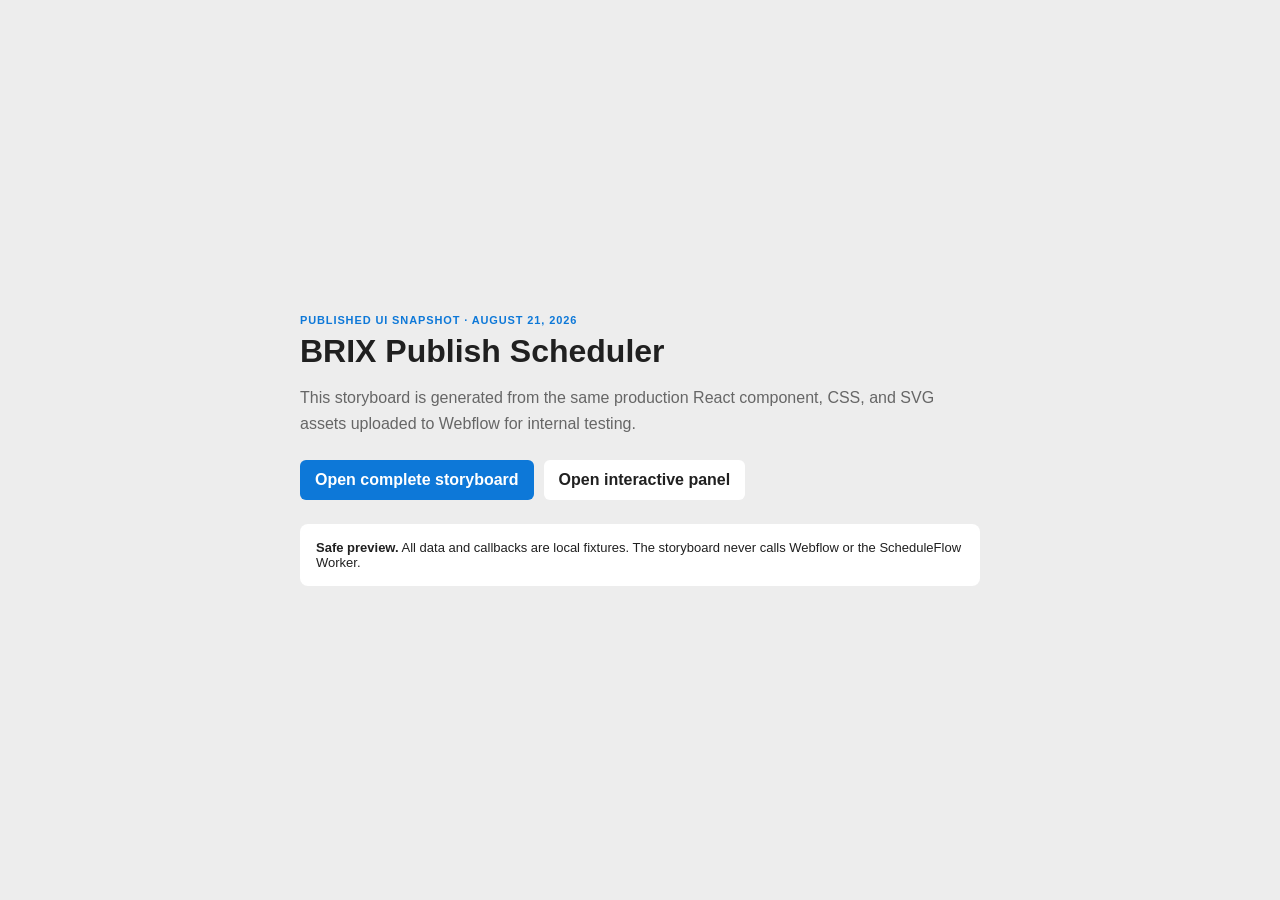
<file: index.html>
<!doctype html>
<html lang="en">
  <head>
    <meta charset="utf-8" />
    <meta name="viewport" content="width=device-width, initial-scale=1" />
    <title>BRIX Publish Scheduler · production storyboard</title>
    <style>
      * { box-sizing:border-box; }
      body { margin:0; min-height:100vh; display:grid; place-items:center; padding:24px; background:#ededed; color:#202020; font-family:Inter,ui-sans-serif,-apple-system,BlinkMacSystemFont,"Segoe UI",sans-serif; }
      main { width:min(680px,100%); }
      .eyebrow { color:#0d78d8; font-size:11px; font-weight:700; letter-spacing:.08em; text-transform:uppercase; }
      h1 { margin:8px 0 10px; font-size:32px; line-height:1.1; }
      p { color:#666; line-height:1.6; }
      .actions { display:flex; flex-wrap:wrap; gap:10px; margin:24px 0; }
      a { color:inherit; }
      .button { display:inline-flex; padding:11px 15px; border-radius:6px; background:#0d78d8; color:#fff; font-weight:700; text-decoration:none; }
      .button.secondary { background:#fff; color:#202020; }
      .note { padding:16px; border-radius:8px; background:#fff; font-size:13px; }
    </style>
  </head>
  <body>
    <main>
      <div class="eyebrow">Published UI snapshot · August 21, 2026</div>
      <h1>BRIX Publish Scheduler</h1>
      <p>This storyboard is generated from the same production React component, CSS, and SVG assets uploaded to Webflow for internal testing.</p>
      <div class="actions"><a class="button" href="./overview.html">Open complete storyboard</a><a class="button secondary" href="./panel.html?state=fullsite">Open interactive panel</a></div>
      <div class="note"><strong>Safe preview.</strong> All data and callbacks are local fixtures. The storyboard never calls Webflow or the ScheduleFlow Worker.</div>
    </main>
  </body>
</html>
</file>
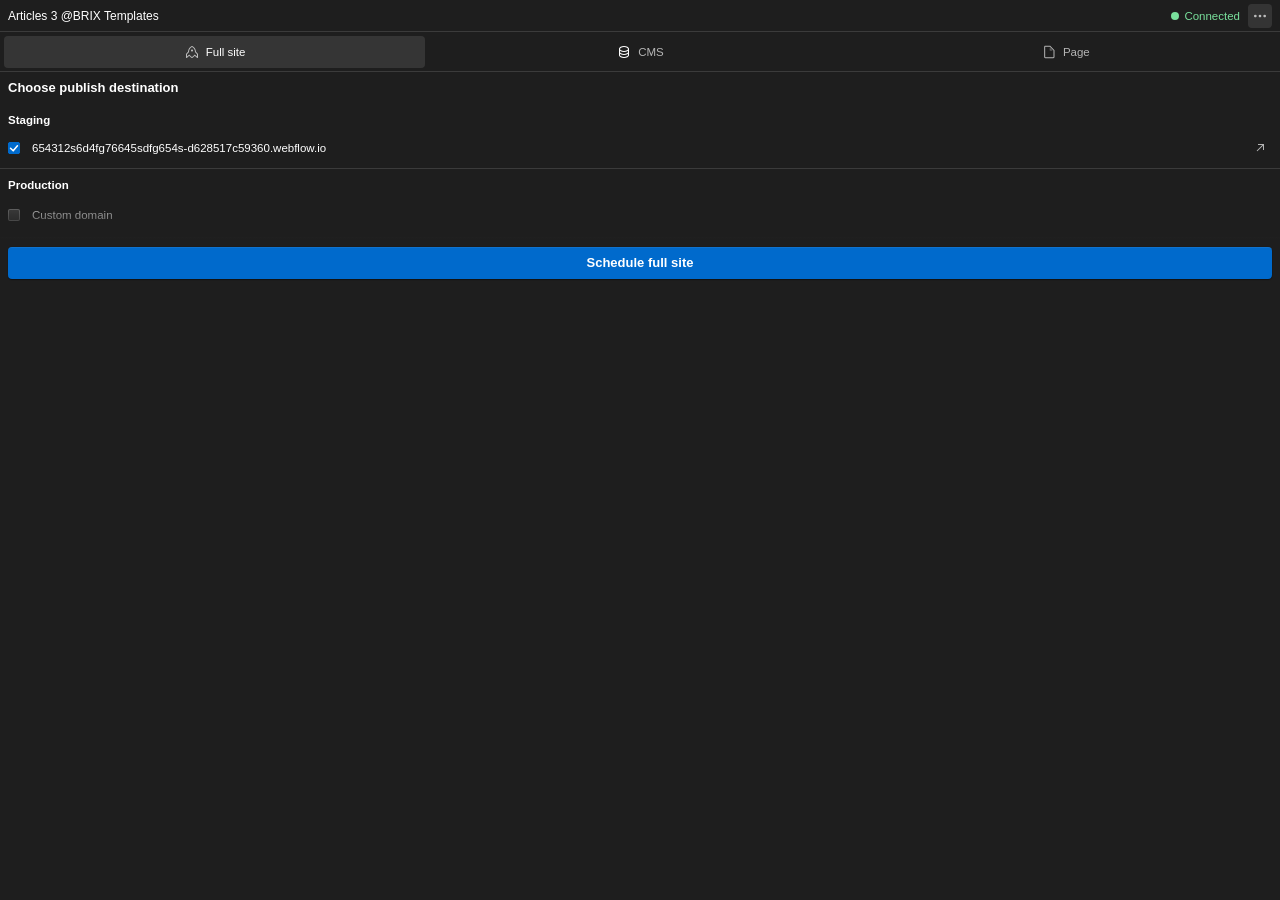
<file: app.html>
<!doctype html>
<html lang="en">
  <head>
    <meta charset="utf-8" />
    <meta name="viewport" content="width=device-width, initial-scale=1" />
    <title>BRIX Publish Scheduler · interactive production UI</title>
    <link rel="stylesheet" href="./production.css" />
  </head>
  <body>
    <div id="root"></div>
    <script defer src="./storyboard.js"></script>
  </body>
</html>
</file>
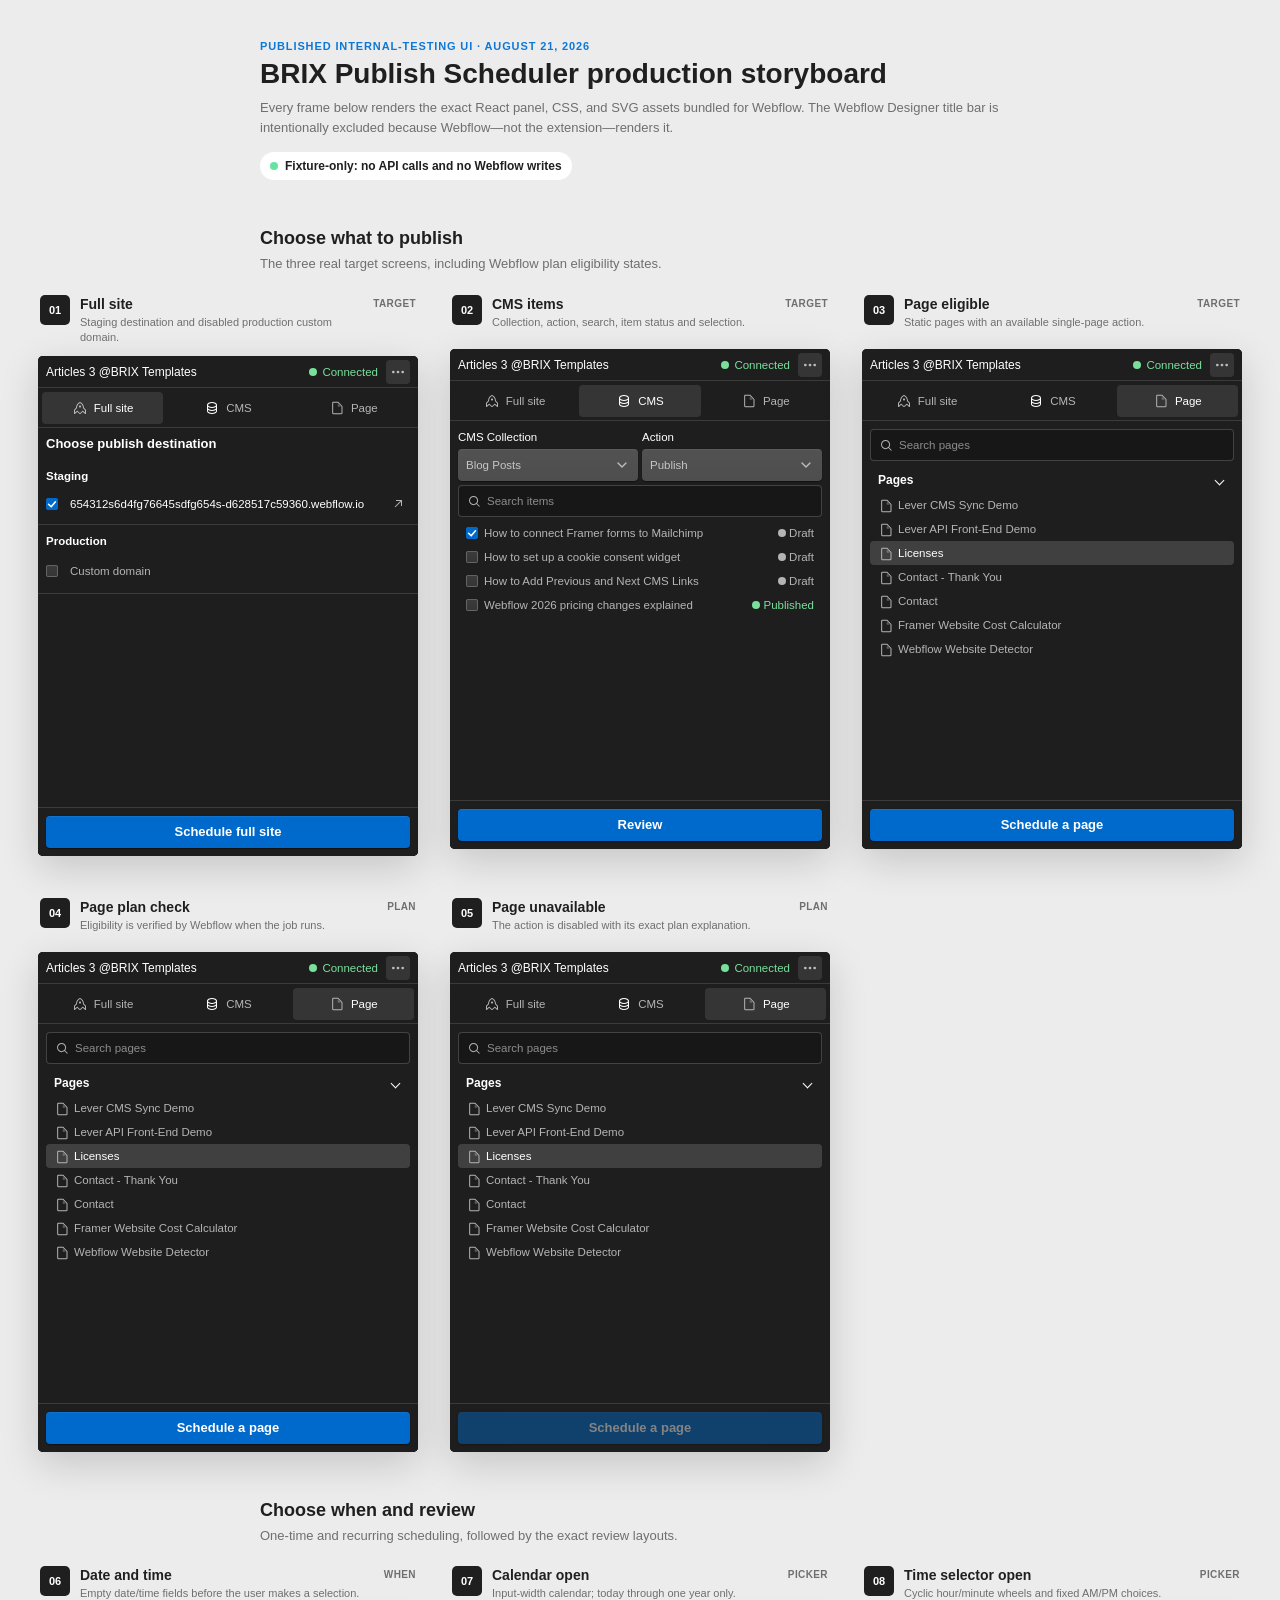
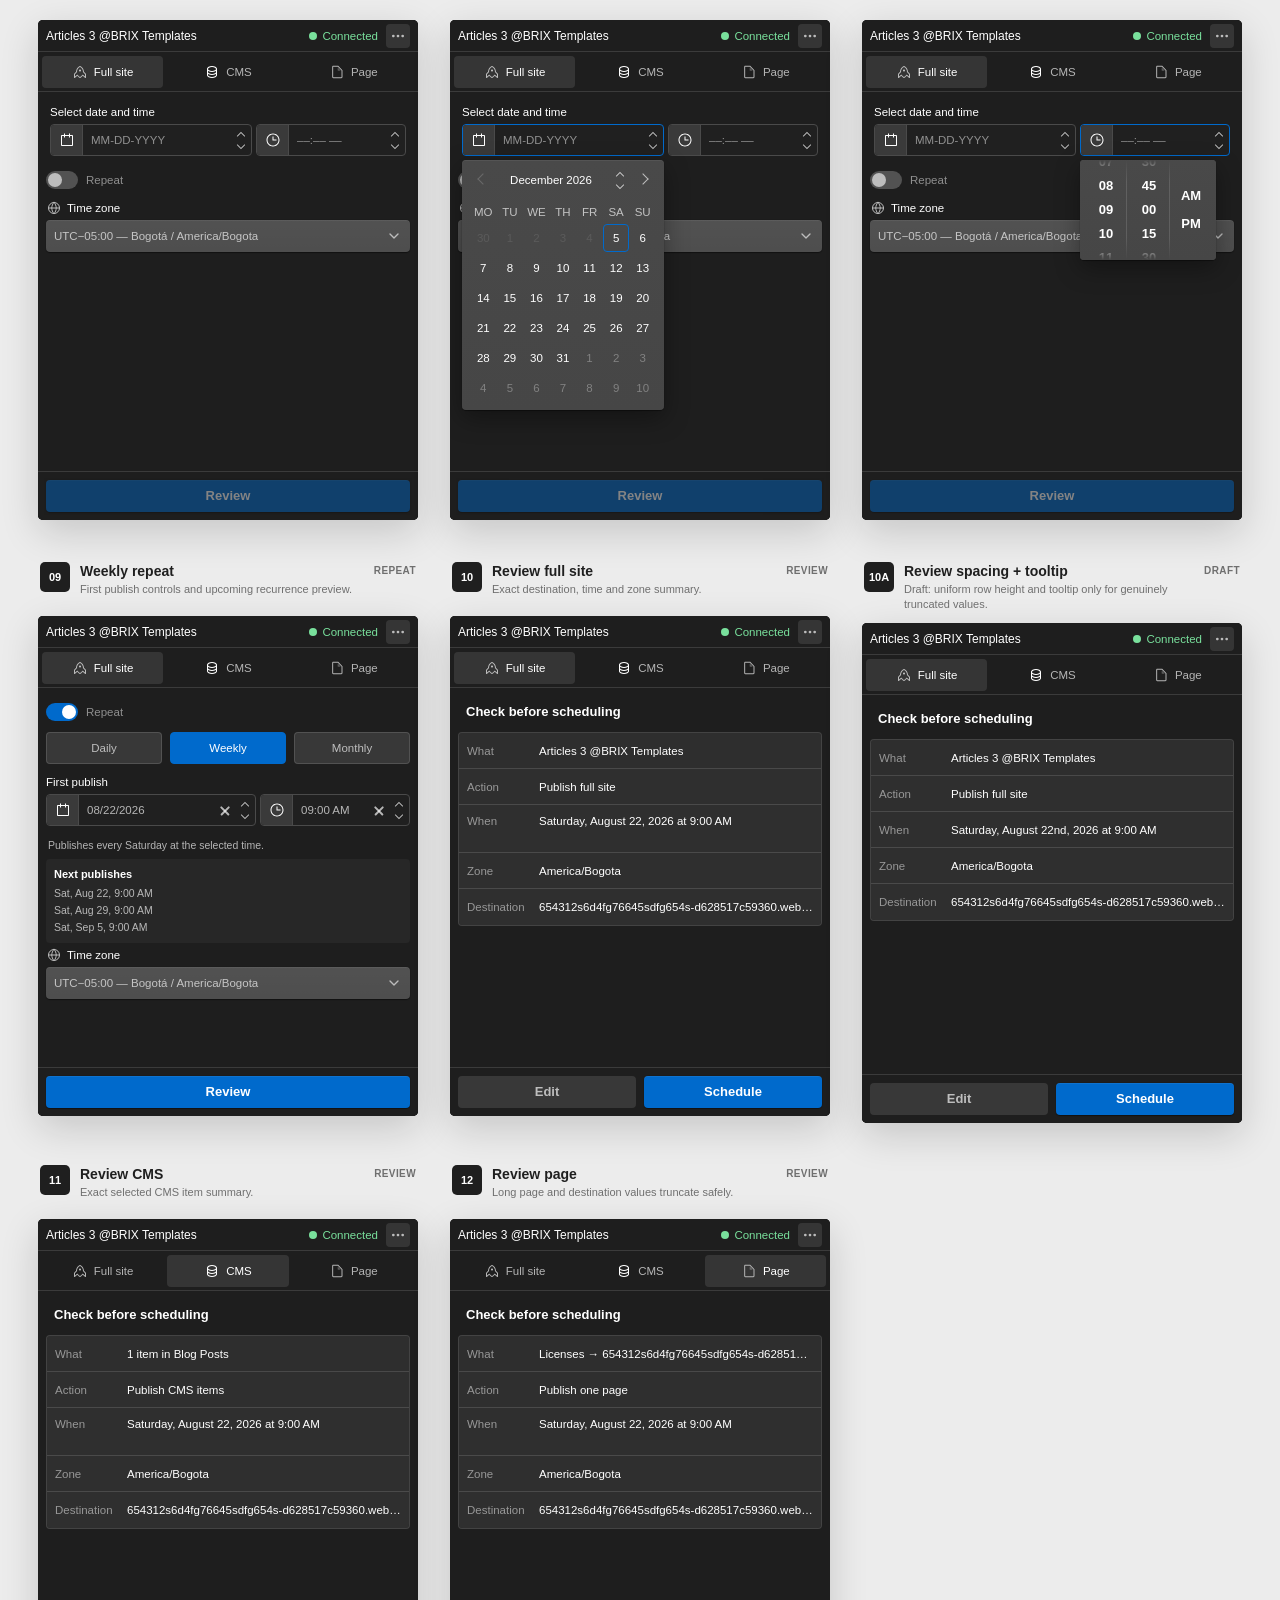
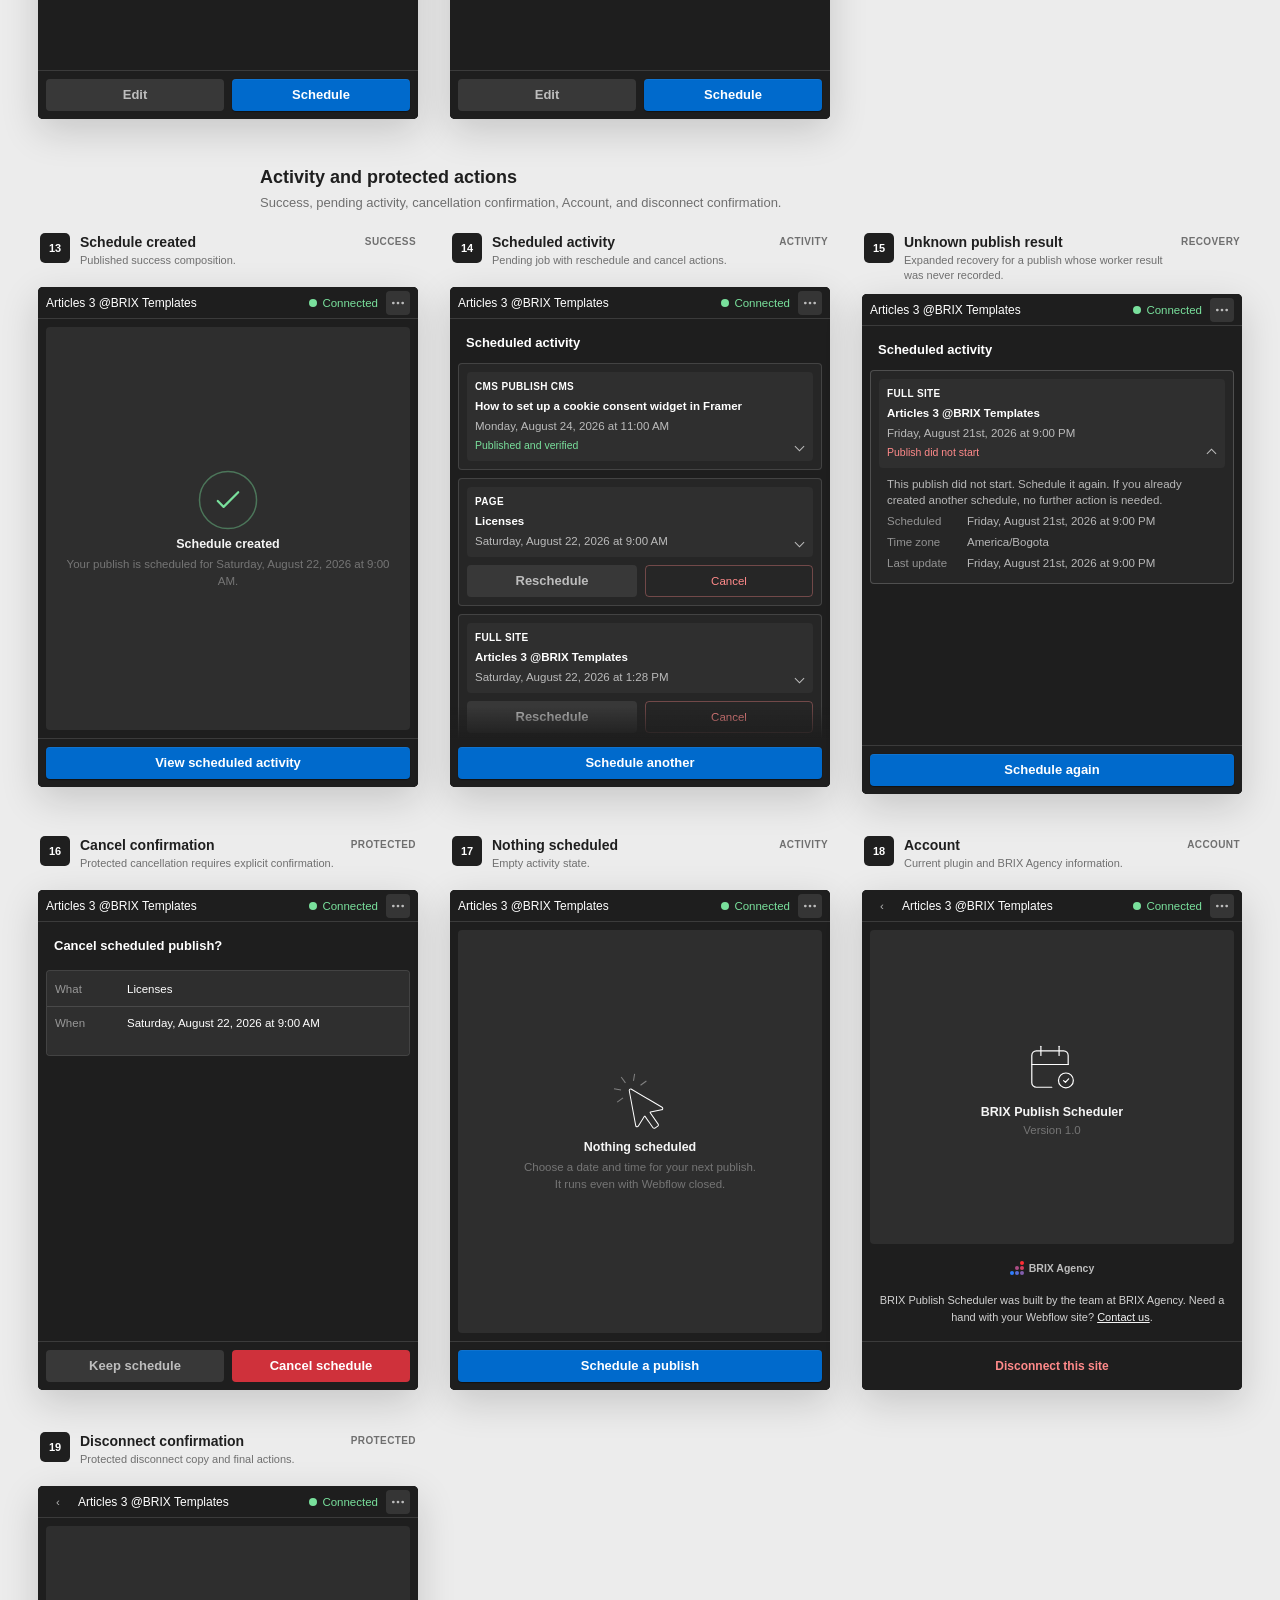
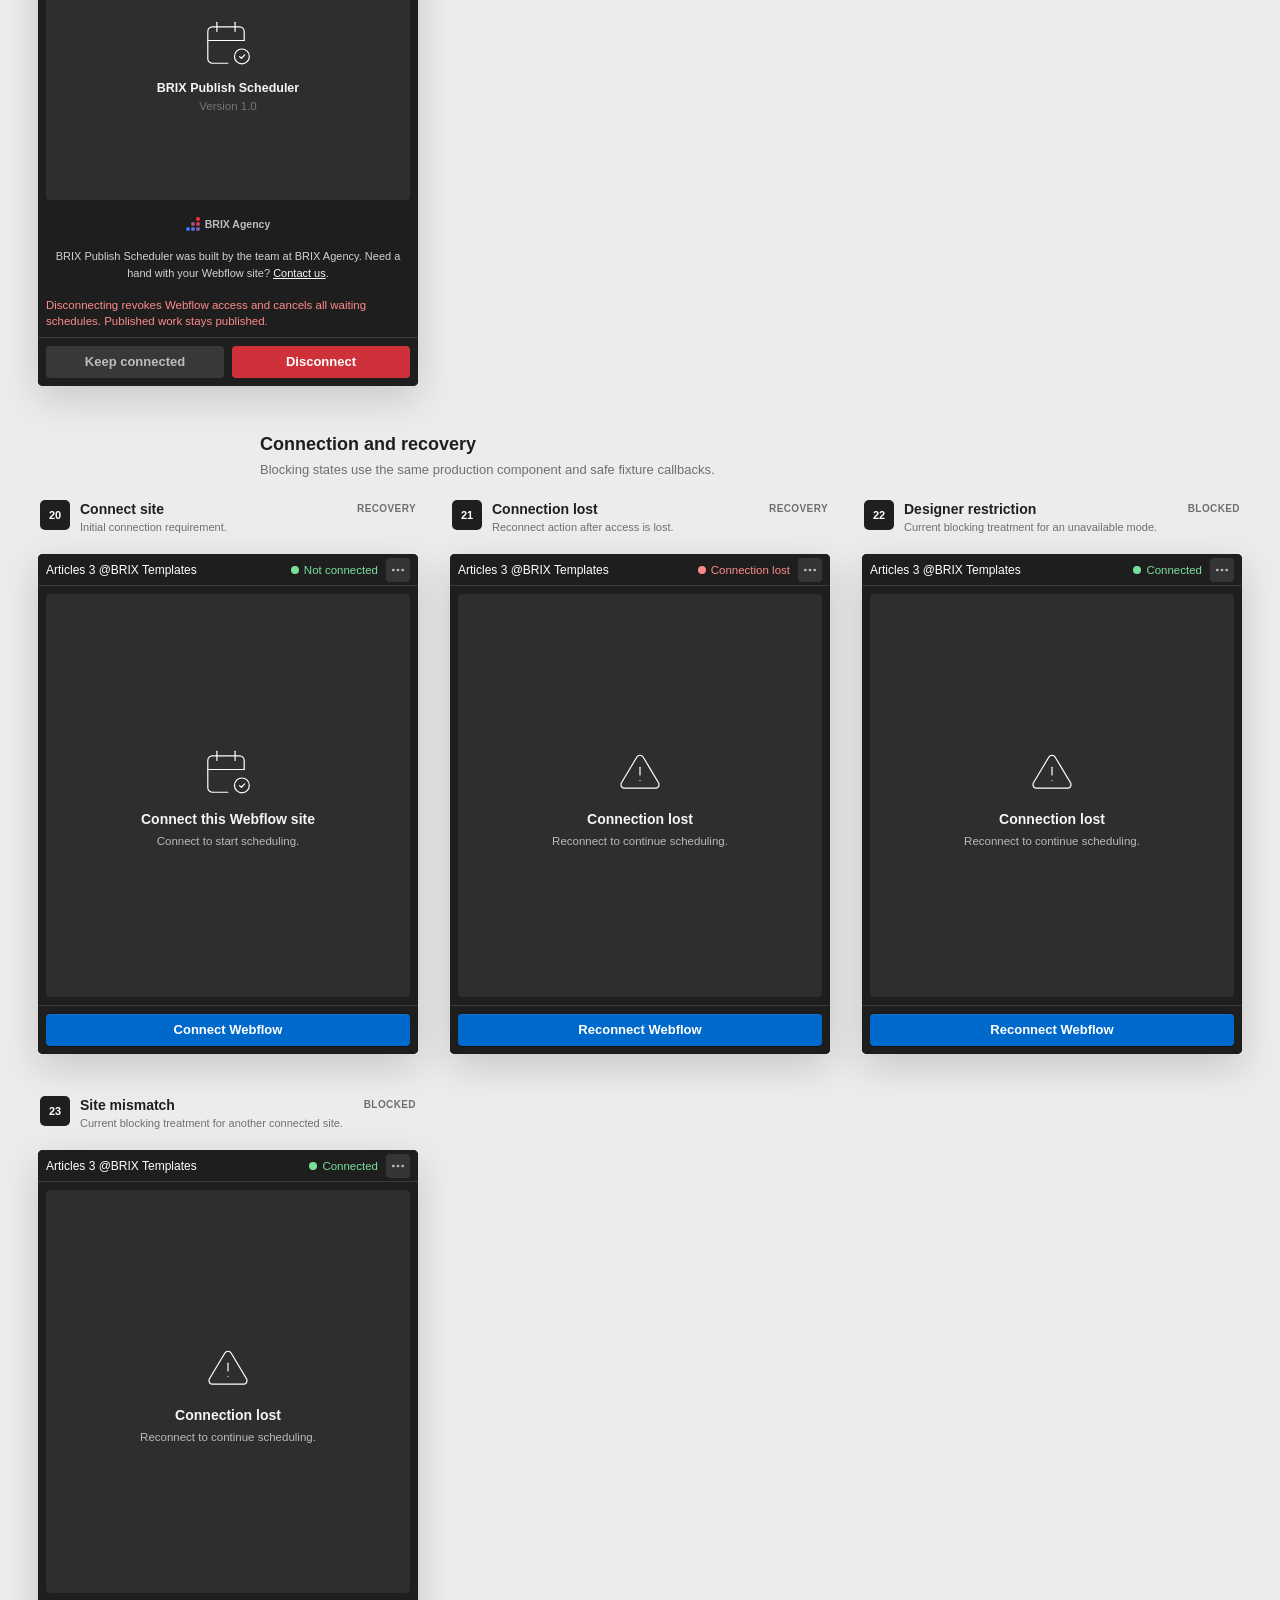
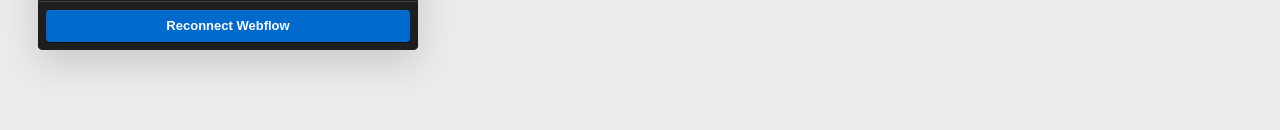
<file: overview.html>
<!doctype html>
<html lang="en">
  <head>
    <meta charset="utf-8" />
    <meta name="viewport" content="width=device-width, initial-scale=1" />
    <title>BRIX Publish Scheduler · production storyboard</title>
    <style>
      :root { --canvas:#ececec; --ink:#1f1f1f; --muted:#6f6f6f; --blue:#0d78d8; --frame-w:380px; --frame-h:500px; }
      * { box-sizing:border-box; }
      body { margin:0; padding:40px 32px 80px; background:var(--canvas); color:var(--ink); font-family:Inter,ui-sans-serif,-apple-system,BlinkMacSystemFont,"Segoe UI",sans-serif; }
      .page-head,.section-head { max-width:760px; margin-inline:auto; }
      .eyebrow { color:var(--blue); font-size:11px; font-weight:700; letter-spacing:.08em; text-transform:uppercase; }
      h1 { margin:6px 0 8px; font-size:28px; line-height:1.15; }
      .page-head p,.section-head p { margin:0; color:var(--muted); font-size:13px; line-height:1.55; }
      .proof { display:inline-flex; align-items:center; gap:7px; margin-top:14px; padding:7px 10px; border-radius:999px; background:#fff; font-size:12px; font-weight:600; }
      .proof::before { content:""; width:8px; height:8px; border-radius:50%; background:#65e3a0; }
      section { margin-top:48px; }
      .section-head { margin-bottom:20px; }
      .section-head h2 { margin:0 0 5px; font-size:18px; }
      .grid { display:grid; grid-template-columns:repeat(auto-fill,var(--frame-w)); justify-content:center; gap:42px 32px; max-width:1440px; margin:0 auto; }
      .panel { width:var(--frame-w); }
      .panel-head { min-height:54px; display:flex; align-items:flex-start; gap:10px; padding:0 2px 10px; }
      .num { flex:none; display:grid; place-items:center; width:30px; height:30px; border-radius:5px; background:#1f1f1f; color:#fff; font-size:11px; font-weight:700; }
      .panel-copy { min-width:0; flex:1; }
      .panel-copy strong { display:block; font-size:14px; line-height:1.3; }
      .panel-copy span { display:block; margin-top:2px; color:var(--muted); font-size:11px; line-height:1.4; }
      .tag { flex:none; padding-top:3px; color:var(--muted); font-size:10px; font-weight:600; text-transform:uppercase; letter-spacing:.04em; }
      .frame { width:var(--frame-w); height:var(--frame-h); overflow:hidden; border-radius:5px; background:#1e1e1e; box-shadow:0 12px 38px rgba(0,0,0,.16); }
      iframe { display:block; width:100%; height:100%; border:0; }
      @media (max-width:420px) { body { padding:24px 12px 56px; } }
    </style>
  </head>
  <body>
    <header class="page-head">
      <div class="eyebrow">Published internal-testing UI · August 21, 2026</div>
      <h1>BRIX Publish Scheduler production storyboard</h1>
      <p>Every frame below renders the exact React panel, CSS, and SVG assets bundled for Webflow. The Webflow Designer title bar is intentionally excluded because Webflow—not the extension—renders it.</p>
      <div class="proof">Fixture-only: no API calls and no Webflow writes</div>
    </header>
    <main>
      <section><header class="section-head"><h2>Choose what to publish</h2><p>The three real target screens, including Webflow plan eligibility states.</p></header><div class="grid" data-group="targets"></div></section>
      <section><header class="section-head"><h2>Choose when and review</h2><p>One-time and recurring scheduling, followed by the exact review layouts.</p></header><div class="grid" data-group="schedule"></div></section>
      <section><header class="section-head"><h2>Activity and protected actions</h2><p>Success, pending activity, cancellation confirmation, Account, and disconnect confirmation.</p></header><div class="grid" data-group="activity"></div></section>
      <section><header class="section-head"><h2>Connection and recovery</h2><p>Blocking states use the same production component and safe fixture callbacks.</p></header><div class="grid" data-group="recovery"></div></section>
    </main>
    <script>
      const groups = {
        targets: [
          ["01","Full site","Staging destination and disabled production custom domain.","Target","fullsite"],
          ["02","CMS items","Collection, action, search, item status and selection.","Target","cms"],
          ["03","Page eligible","Static pages with an available single-page action.","Target","page"],
          ["04","Page plan check","Eligibility is verified by Webflow when the job runs.","Plan","page_plan_check"],
          ["05","Page unavailable","The action is disabled with its exact plan explanation.","Plan","page_restricted"]
        ],
        schedule: [
          ["06","Date and time","Empty date/time fields before the user makes a selection.","When","when"],
          ["07","Calendar open","Input-width calendar; today through one year only.","Picker","when_date"],
          ["08","Time selector open","Cyclic hour/minute wheels and fixed AM/PM choices.","Picker","when_time"],
          ["09","Weekly repeat","First publish controls and upcoming recurrence preview.","Repeat","when_repeat"],
          ["10","Review full site","Exact destination, time and zone summary.","Review","review_site"],
          ["10A","Review spacing + tooltip","Draft: uniform row height and tooltip only for genuinely truncated values.","Draft","review_refined"],
          ["11","Review CMS","Exact selected CMS item summary.","Review","review_cms"],
          ["12","Review page","Long page and destination values truncate safely.","Review","review_page"]
        ],
        activity: [
          ["13","Schedule created","Published success composition.","Success","done"],
          ["14","Scheduled activity","Pending job with reschedule and cancel actions.","Activity","activity"],
          ["15","Unknown publish result","Expanded recovery for a publish whose worker result was never recorded.","Recovery","attention"],
          ["16","Cancel confirmation","Protected cancellation requires explicit confirmation.","Protected","cancel"],
          ["17","Nothing scheduled","Empty activity state.","Activity","empty"],
          ["18","Account","Current plugin and BRIX Agency information.","Account","account"],
          ["19","Disconnect confirmation","Protected disconnect copy and final actions.","Protected","disconnect"]
        ],
        recovery: [
          ["20","Connect site","Initial connection requirement.","Recovery","connect"],
          ["21","Connection lost","Reconnect action after access is lost.","Recovery","connection_lost"],
          ["22","Designer restriction","Current blocking treatment for an unavailable mode.","Blocked","restriction_mode"],
          ["23","Site mismatch","Current blocking treatment for another connected site.","Blocked","restriction_mismatch"]
        ]
      };
      const panelSource = (state) => {
        if (location.hostname !== "htmlpreview.github.io") return `./panel.html?state=${state}`;
        const sourceUrl = decodeURIComponent(location.search.slice(1));
        const sourceDirectory = sourceUrl.slice(0, sourceUrl.lastIndexOf("/") + 1);
        return `https://htmlpreview.github.io/?${sourceDirectory}panel.html#state=${state}`;
      };
      for (const [group, panels] of Object.entries(groups)) {
        const grid = document.querySelector(`[data-group="${group}"]`);
        for (const [number,title,description,tag,state] of panels) {
          const panel = document.createElement("article");
          panel.className = "panel";
          panel.innerHTML = `<div class="panel-head"><div class="num">${number}</div><div class="panel-copy"><strong>${title}</strong><span>${description}</span></div><span class="tag">${tag}</span></div><div class="frame"><iframe title="${title}" src="${panelSource(state)}"></iframe></div>`;
          grid.appendChild(panel);
        }
      }
    </script>
  </body>
</html>
</file>
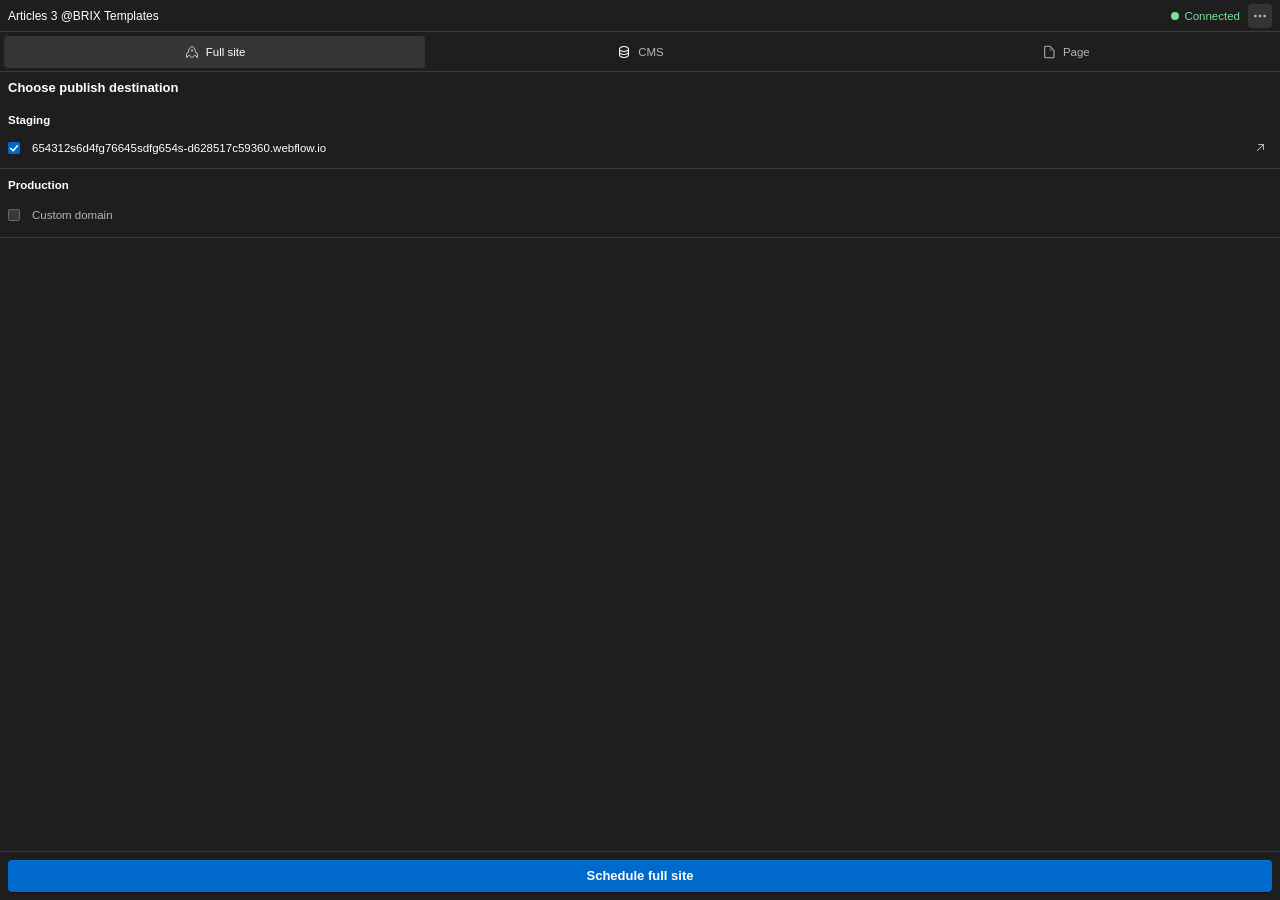
<file: panel.html>
<!doctype html>
<html lang="en">
  <head>
    <meta charset="utf-8" />
    <meta name="viewport" content="width=device-width, initial-scale=1" />
    <title>BRIX Publish Scheduler · published UI state</title>
    <link rel="stylesheet" href="./production.css" />
    <link rel="stylesheet" href="./storyboard-drafts.css" />
  </head>
  <body>
    <div id="root"></div>
    <script defer src="./storyboard.js"></script>
  </body>
</html>
</file>
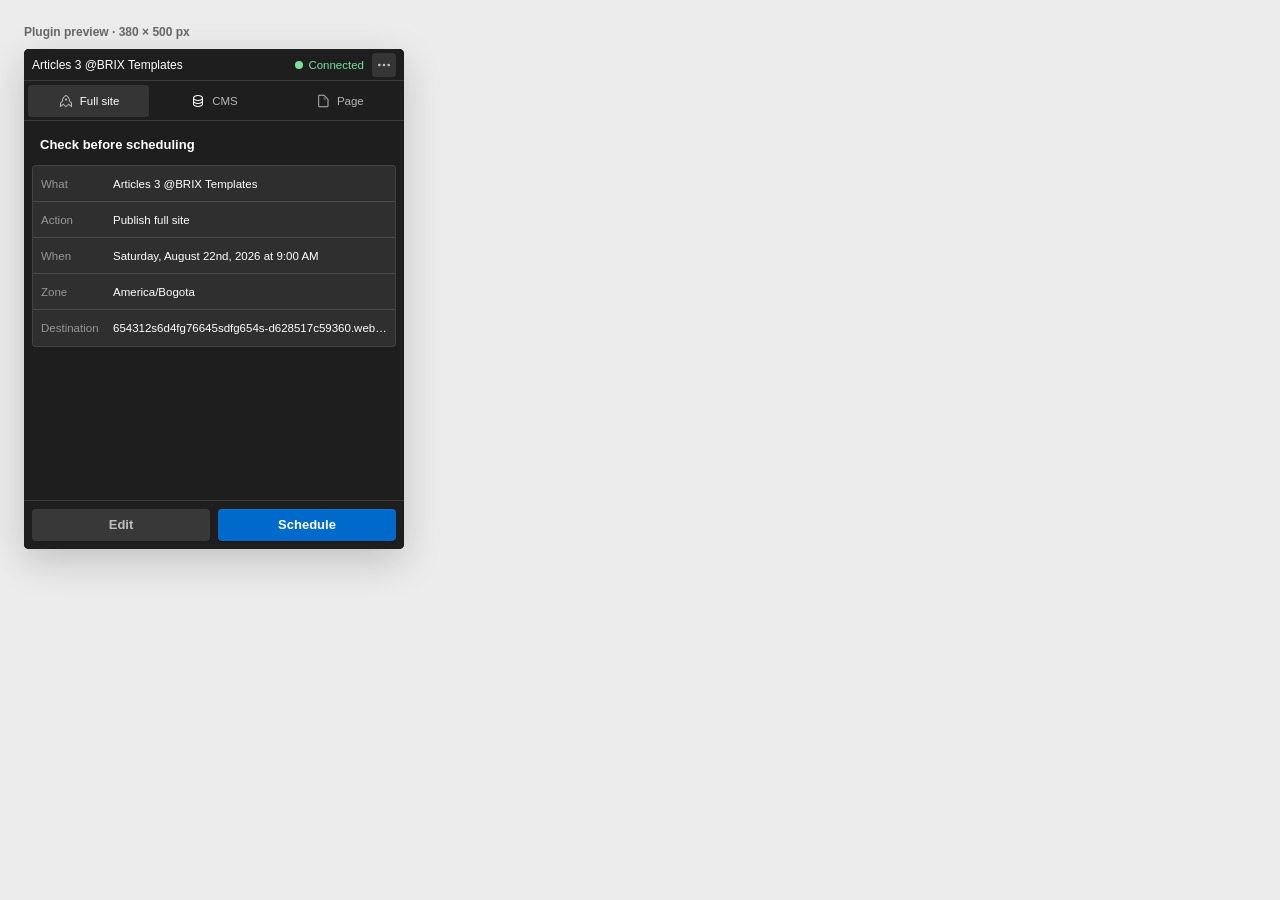
<file: preview.html>
<!doctype html>
<html lang="en">
  <head>
    <meta charset="utf-8" />
    <meta name="viewport" content="width=device-width, initial-scale=1" />
    <title>BRIX Publish Scheduler · 380 × 500 preview</title>
    <style>
      * { box-sizing: border-box; }
      html, body { min-height: 100%; }
      body {
        margin: 0;
        padding: 24px;
        background: #ececec;
        color: #333;
        font: 12px/1.4 Inter, ui-sans-serif, -apple-system, BlinkMacSystemFont, "Segoe UI", sans-serif;
      }
      .preview { width: 380px; }
      .preview-label { margin: 0 0 8px; color: #666; font-weight: 600; }
      iframe {
        display: block;
        width: 380px;
        height: 500px;
        border: 0;
        border-radius: 5px;
        background: #1e1e1e;
        box-shadow: 0 12px 38px rgba(0, 0, 0, 0.18);
      }
    </style>
  </head>
  <body>
    <main class="preview">
      <p class="preview-label">Plugin preview · 380 × 500 px</p>
      <iframe id="plugin-preview" title="BRIX Publish Scheduler"></iframe>
    </main>
    <script>
      const state = new URLSearchParams(window.location.search).get("state") || "review_refined";
      document.getElementById("plugin-preview").src = `./panel.html?state=${encodeURIComponent(state)}`;
    </script>
  </body>
</html>
</file>
<file: production.css>
:root {
  --bg: #1e1e1e;
  --surface: #2e2e2e;
  --surface-2: #383838;
  --surface-soft: rgba(255, 255, 255, 0.02);
  --input: rgba(0, 0, 0, 0.22);
  --border: rgba(255, 255, 255, 0.13);
  --border-strong: rgba(255, 255, 255, 0.19);
  --text: #ffffff;
  --text-2: rgba(255, 255, 255, 0.67);
  --text-3: rgba(255, 255, 255, 0.5);
  --blue: #006acc;
  --blue-text: #a7d1ff;
  --green: #79e09c;
  --purple: #c7a6ff;
  --yellow: #f3c831;
  --red: #ff8a8a;
  --radius: 4px;
  --font: Inter, ui-sans-serif, -apple-system, BlinkMacSystemFont, "Segoe UI", sans-serif;
}

* { box-sizing: border-box; }
html, body, #root { width: 100%; height: 100%; margin: 0; overflow: hidden; }
body { background: var(--bg); color: var(--text); font: 400 11.5px/16px var(--font); }
button, input, select { font: inherit; }
button { color: inherit; }
.asset-icon { display: block; flex: 0 0 auto; object-fit: contain; }

.app {
  position: relative;
  width: 100%;
  height: 100%;
  min-width: 0;
  min-height: 0;
  display: flex;
  flex-direction: column;
  overflow: hidden;
  background: var(--bg);
}
.icon-button {
  width: 24px;
  height: 24px;
  flex: 0 0 24px;
  padding: 0;
  display: grid;
  place-items: center;
  border: 0;
  border-radius: var(--radius);
  background: transparent;
  color: var(--text-2);
  cursor: pointer;
}
.icon-button:hover, .icon-button:focus-visible { background: rgba(255,255,255,.1); color: #fff; }
.icon-button.menu { background: rgba(255,255,255,.1); }

.sitebar {
  height: 32px;
  flex: 0 0 32px;
  padding: 4px 8px;
  display: flex;
  align-items: center;
  gap: 8px;
  border-bottom: 1px solid var(--border);
}
.site-name { flex: 1 1 auto; min-width: 0; font-size: 12px; font-weight: 500; white-space: nowrap; overflow: hidden; text-overflow: ellipsis; }
.connection { flex: 0 0 auto; display: flex; align-items: center; gap: 5px; color: var(--green); }
.connection.disconnected { color: var(--text-3); }
.connection.lost { color: var(--red); }
.dot { width: 8px; height: 8px; flex: 0 0 8px; border-radius: 50%; background: currentColor; }

.tabs {
  height: 40px;
  flex: 0 0 40px;
  padding: 4px;
  display: grid;
  grid-template-columns: repeat(3, 1fr);
  gap: 4px;
  border-bottom: 1px solid var(--border);
}
.tab {
  height: 32px;
  border: 0;
  border-radius: var(--radius);
  display: flex;
  align-items: center;
  justify-content: center;
  gap: 6px;
  background: transparent;
  color: var(--text-2);
  cursor: pointer;
}
.tab.active { background: rgba(255,255,255,.1); color: #fff; }

.content {
  flex: 1 1 auto;
  min-height: 0;
  overflow-x: hidden;
  overflow-y: auto;
  scrollbar-width: none;
}
.content::-webkit-scrollbar { display: none; }
.scroll-fade {
  position: absolute;
  z-index: 5;
  right: 0;
  bottom: 48px;
  left: 0;
  height: 32px;
  pointer-events: none;
  display: none;
  opacity: 0;
  background: linear-gradient(180deg, rgba(30, 30, 30, 0) 0%, var(--bg) 100%);
  transition: opacity 120ms ease;
}
.app.has-scroll-below .scroll-fade { display: block; opacity: 1; }
.pad { padding: 8px; }
.stack { display: flex; flex-direction: column; gap: 8px; }
.compact { gap: 4px; }

.destination-title {
  padding: 8px;
  display: flex;
  flex-direction: column;
  align-items: flex-start;
  justify-content: center;
}
.destination-title h1 {
  margin: 0;
  color: #fff;
  font-size: 13px;
  font-weight: 600;
  line-height: 16px;
}
.destination-section {
  display: flex;
  flex-direction: column;
  align-items: stretch;
}
.destination-section h2 {
  margin: 0;
  padding: 8px 8px 0;
  color: #fff;
  font-size: 11.5px;
  font-weight: 600;
  line-height: 16px;
}
.destination-row {
  min-height: 41px;
  padding: 8px;
  display: flex;
  align-items: center;
  gap: 12px;
  border-bottom: 1px solid var(--border);
}
.destination-details {
  min-width: 0;
  flex: 1 1 auto;
  display: flex;
  align-items: center;
  gap: 4px;
}
.destination-domain {
  min-width: 0;
  color: #fff;
  font-size: 11.5px;
  font-weight: 400;
  line-height: 16px;
  white-space: nowrap;
  overflow: hidden;
  text-overflow: ellipsis;
}
.destination-arrow {
  width: 24px;
  height: 24px;
  padding: 4px;
  display: grid;
  place-items: center;
  border-radius: 4px;
  color: var(--text-2);
  text-decoration: none;
  cursor: pointer;
}
.destination-arrow:hover, .destination-arrow:focus-visible { background: rgba(255,255,255,.08); }
.destination-disabled {
  height: 45px;
  color: var(--text-2);
  cursor: help;
}
.destination-disabled .destination-domain { color: var(--text-2); }
.destination-tooltip-wrap {
  position: relative;
  outline: none;
}
.destination-tooltip {
  position: absolute;
  z-index: 30;
  top: calc(100% + 4px);
  right: 8px;
  left: 8px;
  padding: 8px;
  border: 1px solid var(--border-strong);
  border-radius: var(--radius);
  background: #292929;
  color: #fff;
  box-shadow: 0 8px 24px rgba(0,0,0,.45);
  line-height: 16px;
  opacity: 0;
  pointer-events: none;
  transform: translateY(4px);
  transition: opacity 120ms ease, transform 120ms ease;
}
.destination-tooltip-wrap:hover .destination-tooltip,
.destination-tooltip-wrap:focus .destination-tooltip,
.destination-tooltip-wrap:focus-within .destination-tooltip {
  opacity: 1;
  transform: translateY(0);
}

.activity-content {
  display: flex;
  flex-direction: column;
  overflow-x: hidden;
  overflow-y: auto;
}
.activity-content > .pad {
  width: 100%;
  min-width: 0;
  flex: 1 1 auto;
}
.activity-empty-wrap {
  min-width: 0;
  min-height: 0;
  flex: 1 1 auto;
  padding: 8px;
  display: flex;
  flex-direction: column;
  align-items: center;
  justify-content: center;
}
.activity-empty-card {
  width: 100%;
  min-height: 0;
  flex: 1 1 auto;
  padding: 12px;
  display: flex;
  flex-direction: column;
  align-items: center;
  justify-content: center;
  gap: 4px;
  border-radius: 4px;
  background: rgba(255, 255, 255, 0.07);
  text-align: center;
}
.activity-empty-card h1,
.activity-empty-card p { margin: 0; }
.activity-empty-card h1 {
  color: #f5f5f5;
  font-size: 12.5px;
  font-weight: 600;
  line-height: 16px;
}
.activity-empty-card p {
  color: #757575;
  font-size: 11.5px;
  font-weight: 400;
  line-height: 16.68px;
}
.success-card p { color: var(--text-2); }

.schedule-card {
  padding: 8px;
  display: flex;
  flex-direction: column;
  gap: 8px;
  border: 1px solid var(--border);
  border-radius: var(--radius);
  background: rgba(255,255,255,.04);
}
.schedule-card.expanded { border-color: var(--border-strong); }
.schedule-list { display: flex; flex-direction: column; gap: 8px; }
.schedule-target,
.schedule-actions,
.account-link {
  display: flex;
  align-items: center;
}
.schedule-target { min-width: 0; }
.schedule-target strong { color: #fff; font-weight: 600; }
.schedule-summary {
  position: relative;
  width: 100%;
  min-width: 0;
  padding: 8px;
  display: flex;
  flex-direction: column;
  gap: 4px;
  border-radius: 4px;
  background: rgba(255,255,255,.04);
}
.schedule-disclosure {
  border: 0;
  color: inherit;
  font: inherit;
  text-align: left;
  cursor: pointer;
}
.schedule-disclosure:hover { background: rgba(255,255,255,.08); }
.schedule-summary strong {
  min-width: 0;
  white-space: nowrap;
  overflow: hidden;
  text-overflow: ellipsis;
}
.schedule-moment { color: var(--text-2); line-height: 16px; }
.schedule-kind { color: var(--text); font-size: 10px; font-weight: 600; line-height: 14px; letter-spacing: .35px; text-transform: uppercase; }
.schedule-recurrence { color: var(--text-3); font-size: 10.5px; line-height: 15px; text-transform: capitalize; }
.schedule-status { color: var(--text-2); font-size: 10.5px; line-height: 15px; }
.status-verified { color: var(--green); }
.status-request_rejected,
.status-authorization_required,
.status-failed_before_write { color: var(--red); }
.status-manual_verification_required,
.status-ambiguous_result { color: #f5dc71; }
.status-stale { color: var(--red); }
.activity-chevron {
  position: absolute;
  right: 10px;
  bottom: 11px;
  width: 7px;
  height: 7px;
  border-right: 1.5px solid var(--text-2);
  border-bottom: 1.5px solid var(--text-2);
  transform: rotate(45deg);
  transition: transform 120ms ease;
}
.activity-chevron.open { transform: rotate(225deg); }
.schedule-details {
  padding: 0 8px 4px;
  display: flex;
  flex-direction: column;
  gap: 5px;
  color: var(--text-2);
}
.schedule-details p { margin: 0; line-height: 16px; }
.schedule-details dl {
  margin: 0;
  display: grid;
  grid-template-columns: 72px minmax(0, 1fr);
  gap: 8px;
}
.schedule-details dt { color: var(--text-3); }
.schedule-details dd { min-width: 0; margin: 0; overflow-wrap: anywhere; }
.schedule-detail-error { color: var(--red); }
.schedule-recovery {
  margin-top: 3px;
  padding-top: 8px;
  display: flex;
  flex-direction: column;
  gap: 6px;
  border-top: 1px solid var(--border);
}
.schedule-recovery > strong { color: #fff; }
.schedule-recovery ol { margin: 0; padding-left: 18px; }
.schedule-recovery li { margin: 0 0 3px; line-height: 16px; }
.support-id {
  padding: 5px 6px;
  overflow-wrap: anywhere;
  border-radius: var(--radius);
  background: rgba(255,255,255,.05);
  color: var(--text-2);
  font: 10px/14px ui-monospace, SFMono-Regular, Menlo, monospace;
  user-select: text;
}
.schedule-recovery-actions { display: flex; gap: 6px; }
.recovery-link {
  height: 30px;
  flex: 1 1 0;
  display: grid;
  place-items: center;
  border-radius: var(--radius);
  text-align: center;
  text-decoration: none;
}
.recovery-link:hover,
.recovery-link:focus-visible { color: #fff; background: #454545; }
.schedule-actions { gap: 8px; }
.compact-button { flex: 1 1 0; }
.quiet-danger { height: 32px; flex: 1 1 0; border: 1px solid rgba(255,138,138,.35); border-radius: var(--radius); background: transparent; color: var(--red); cursor: pointer; }

.footer {
  min-height: 48px;
  flex: 0 0 auto;
  padding: 8px;
  display: flex;
  gap: 8px;
  align-items: center;
  border-top: 1px solid var(--border);
  background: var(--bg);
}
.primary, .secondary, .danger {
  height: 32px;
  min-height: 32px;
  flex: 1 1 0;
  min-width: 0;
  padding: 6px 8px;
  border: 0;
  border-radius: var(--radius);
  font-size: 13px;
  font-weight: 600;
  cursor: pointer;
}
.primary { background: var(--blue); color: #fff; box-shadow: inset 0 .5px .5px rgba(255,255,255,.12), 0 .5px 1px rgba(0,0,0,.8); }
.secondary { background: var(--surface-2); color: var(--text-2); }
.danger { background: #cf313b; color: #fff; }
.primary:disabled { opacity: .45; cursor: default; }
.action-with-tooltip {
  position: relative;
  flex: 1 1 0;
  min-width: 0;
  display: flex;
}
.action-with-tooltip .primary { width: 100%; }
.action-tooltip {
  position: absolute;
  z-index: 30;
  right: 0;
  bottom: calc(100% + 8px);
  left: 0;
  padding: 8px;
  border: 1px solid var(--border-strong);
  border-radius: var(--radius);
  background: #292929;
  color: #fff;
  box-shadow: 0 8px 24px rgba(0,0,0,.45);
  line-height: 16px;
  opacity: 0;
  pointer-events: none;
  transform: translateY(4px);
  transition: opacity 120ms ease, transform 120ms ease;
}
.action-with-tooltip:hover .action-tooltip,
.action-with-tooltip:focus .action-tooltip,
.action-with-tooltip:focus-within .action-tooltip {
  opacity: 1;
  transform: translateY(0);
}

.field-grid { display: grid; grid-template-columns: 1fr 1fr; gap: 4px; }
.field { min-width: 0; display: flex; flex-direction: column; gap: 4px; }
.field > span, .section-label { color: #fff; font-size: 11.5px; }
.field-label-with-icon { display: flex; align-items: center; gap: 5px; }
.field-label-with-icon .asset-icon { color: var(--text-2); }
input, select, .fake-input {
  width: 100%;
  height: 32px;
  min-width: 0;
  padding: 6px 8px;
  border: 1px solid var(--border-strong);
  border-radius: var(--radius);
  outline: 0;
  color: var(--text-2);
  background-color: var(--surface-2);
  color-scheme: dark;
}
input::placeholder { color: var(--text-3); }
input:focus-visible, select:focus-visible, button:focus-visible { outline: 2px solid var(--blue); outline-offset: -2px; }
select {
  appearance: none;
  padding-right: 28px;
  border: 0;
  background-image: url("data:image/svg+xml,%3Csvg xmlns='http://www.w3.org/2000/svg' width='16' height='16' viewBox='0 0 24 24' fill='none' stroke='%23bdbdbd' stroke-width='2' stroke-linecap='round' stroke-linejoin='round'%3E%3Cpath d='M6 9l6 6l6-6'/%3E%3C/svg%3E"), linear-gradient(180deg, rgba(255, 255, 255, 0.13) 0%, rgba(255, 255, 255, 0.11) 100%);
  background-repeat: no-repeat, no-repeat;
  background-position: right 8px center, center;
  background-size: 16px 16px, 100% 100%;
  box-shadow: inset 0 .5px .5px rgba(255,255,255,.12), 0 .5px 1px rgba(0,0,0,.8);
}

.search { position: relative; }
.search > .asset-icon { position: absolute; left: 8px; top: 8px; pointer-events: none; }
.search input { padding-left: 28px; background: var(--input); }

.list { display: flex; flex-direction: column; }
.list-section { width: 100%; padding: 7px 8px 5px; border: 0; display: flex; align-items: center; justify-content: space-between; background: transparent; color: var(--text); font-size: 12px; text-align: left; cursor: pointer; }
.list-section:hover { background: rgba(255,255,255,.06); }
.disclosure-chevron { width: 7px; height: 7px; margin-right: 3px; border-right: 1.5px solid currentColor; border-bottom: 1.5px solid currentColor; transform: rotate(-45deg); transition: transform 120ms ease; }
.disclosure-chevron.open { transform: rotate(45deg); }
.list-row {
  width: 100%;
  min-height: 24px;
  padding: 4px 8px;
  border: 0;
  display: flex;
  align-items: center;
  gap: 6px;
  background: transparent;
  color: var(--text-2);
  text-align: left;
  cursor: pointer;
}
.cms-list { width: 100%; min-width: 0; }
.cms-list .list-row { flex: 0 0 24px; min-width: 0; }
.cms-list .list-row:hover { background: rgba(255,255,255,.06); }
.list-row.selected { background: var(--surface-2); color: #fff; }
.page-list .list-row {
  height: 24px;
  min-height: 24px;
  border-radius: 4px;
}
.page-list .list-row:not(:disabled):hover {
  background: rgba(255, 255, 255, 0.07);
  color: #fff;
}
.page-list .list-row.selected {
  background: #404040;
  color: #fff;
}
.list-row .name { flex: 1 1 auto; min-width: 0; white-space: nowrap; overflow: hidden; text-overflow: ellipsis; }
.list-row.template { color: var(--purple); }
.list-row.disabled { opacity: .35; cursor: default; }
.row-icon { width: 14px; height: 14px; flex: 0 0 14px; display: grid; place-items: center; }

.checkbox {
  width: 12px;
  height: 12px;
  flex: 0 0 12px;
  display: inline-flex;
  justify-content: center;
  align-items: center;
  border: 1px solid rgba(255,255,255,.22);
  border-radius: 2px;
  background: linear-gradient(180deg, rgba(255,255,255,.13), rgba(255,255,255,.11));
}
.checkbox.checked {
  border-color: #006acc;
  outline: 1px solid #006acc;
  outline-offset: -1px;
  background: #006acc;
}
.checkbox-icon {
  width: 10px;
  height: 11px;
  position: relative;
  overflow: hidden;
  background: no-repeat center / 10px 11px url("data:image/svg+xml,%3Csvg xmlns='http://www.w3.org/2000/svg' width='10' height='11' viewBox='0 0 10 11' fill='none'%3E%3Cpath d='M1.54 5.31L4.2 7.81L8.46 2.81' stroke='white' stroke-width='1.54' stroke-linecap='round' stroke-linejoin='round'/%3E%3C/svg%3E");
}
.item-status { flex: 0 0 auto; display: flex; align-items: center; gap: 3px; white-space: nowrap; }
.item-status .dot { width: 8px; height: 8px; flex-basis: 8px; }
.status-glyph {
  width: 16px;
  height: 16px;
  flex: 0 0 16px;
  background: #c4c4c4;
  -webkit-mask: url("./assets/status-spinner.svg") center / contain no-repeat;
  mask: url("./assets/status-spinner.svg") center / contain no-repeat;
}
.published { color: var(--green); }
.draft { color: var(--text-2); }
.queued { color: var(--blue-text); }
.archived { color: var(--text-2); }
.archived .status-glyph { background: var(--green); }

.time-card { display: flex; flex-direction: column; gap: 4px; }
.preset-choice, .custom-moment { position: relative; padding: 4px; border-radius: var(--radius); }
.preset-heading { min-width: 0; display: flex; align-items: center; gap: 5px; color: #fff; font-size: 11.5px; white-space: nowrap; }
.choice-indicator { width: 10px; height: 10px; flex: 0 0 10px; border: 1px solid var(--text-3); border-radius: 50%; }
.choice-indicator.selected { border: 3px solid var(--blue); background: #fff; }
.input-icon { position: relative; }
.input-icon > .asset-icon { position: absolute; z-index: 3; right: 8px; top: 8px; pointer-events: none; }
.input-icon input { position: relative; z-index: 1; padding-right: 28px; }
.preset-time-field {
  position: relative;
  width: 100%;
  height: 32px;
  padding: 6px 8px;
  border: 0;
  border-radius: var(--radius);
  display: flex;
  align-items: center;
  justify-content: space-between;
  color: var(--text-2);
  background-image: linear-gradient(180deg, rgba(255, 255, 255, 0.13) 0%, rgba(255, 255, 255, 0.11) 100%);
  background-color: var(--surface-2);
  box-shadow: inset 0 .5px .5px rgba(255,255,255,.12), 0 .5px 1px rgba(0,0,0,.8);
  cursor: pointer;
}
.preset-time-field:hover { color: #fff; }
.split-date { display: grid; grid-template-columns: minmax(0, 1fr) 150px; gap: 4px; }
.custom-picker { position: relative; min-width: 0; }
.custom-picker-field {
  position: relative;
  width: 100%;
  height: 32px;
  display: flex;
  align-items: stretch;
  overflow: hidden;
  border: 1px solid #4a4a4a;
  border-radius: 4px;
  background: #202020;
}
.custom-picker-field.open,
.custom-picker-field:focus-within { border-color: var(--blue); }
.picker-leading {
  width: 32px;
  flex: 0 0 32px;
  padding: 0;
  display: grid;
  place-items: center;
  border: 0;
  border-right: 1px solid #4a4a4a;
  background: #3a3a3a;
  cursor: pointer;
}
.picker-leading:hover,
.picker-leading:focus-visible { background: #454545; }
.picker-display {
  min-width: 0;
  flex: 1 1 auto;
  padding: 0 2px 0 8px;
  overflow: hidden;
  border: 0;
  background: transparent;
  color: var(--text-2);
  text-align: left;
  text-overflow: ellipsis;
  white-space: nowrap;
  cursor: pointer;
}
.picker-display.placeholder { color: var(--text-3); }
.picker-clear {
  width: 20px;
  flex: 0 0 20px;
  padding: 0;
  display: grid;
  place-items: center;
  border: 0;
  background: transparent;
  cursor: pointer;
}
.picker-clear-icon { position: relative; width: 12px; height: 12px; display: block; }
.picker-clear-icon::before,
.picker-clear-icon::after { content: ""; position: absolute; top: 5.5px; left: 0; width: 12px; height: 1.5px; border-radius: 1px; background: var(--text-2); }
.picker-clear-icon::before { transform: rotate(45deg); }
.picker-clear-icon::after { transform: rotate(-45deg); }
.picker-clear:hover .picker-clear-icon::before,
.picker-clear:hover .picker-clear-icon::after { background: #fff; }
.picker-stepper { position: relative; width: 20px; flex: 0 0 20px; display: grid; grid-template-rows: 1fr 1fr; }
.picker-stepper > button { position: relative; z-index: 2; padding: 0; border: 0; background: transparent; cursor: pointer; }
.picker-stepper > button:hover { background: rgba(255,255,255,.08); }
.picker-stepper > button:disabled { cursor: default; opacity: .28; }
.picker-chevrons { position: absolute; inset: 0; display: flex; flex-direction: column; align-items: center; justify-content: center; gap: 3px; pointer-events: none; }
.picker-chevrons i { width: 6px; height: 6px; display: block; border-top: 1.5px solid var(--text-2); border-left: 1.5px solid var(--text-2); transform: rotate(45deg); }
.picker-chevrons i:last-child { transform: rotate(225deg); }
.picker-popover {
  position: absolute;
  z-index: 30;
  top: calc(100% + 4px);
  overflow: hidden;
  border-radius: 4px;
  background: linear-gradient(180deg, #494949 0%, #464646 100%);
  box-shadow: inset 0 .5px .5px rgba(255,255,255,.12), 0 .5px 1px rgba(0,0,0,.8), 0 8px 24px rgba(0,0,0,.35);
  animation: picker-popover-in 140ms ease-out both;
}
.picker-popover.closing { pointer-events: none; animation: picker-popover-out 140ms ease-in both; }
@keyframes picker-popover-in { from { opacity: 0; transform: translateY(-3px); } to { opacity: 1; transform: translateY(0); } }
@keyframes picker-popover-out { from { opacity: 1; transform: translateY(0); } to { opacity: 0; transform: translateY(-3px); } }
.calendar-popover { left: 0; width: 100%; padding: 8px; }
.calendar-head { height: 24px; display: grid; grid-template-columns: 24px 1fr 24px 24px; align-items: center; }
.calendar-arrow { position: relative; width: 24px; height: 24px; padding: 0; border: 0; border-radius: 4px; background: transparent; cursor: pointer; }
.calendar-arrow::before { content: ""; position: absolute; top: 7px; left: 9px; width: 7px; height: 7px; border-bottom: 1.5px solid #bdbdbd; border-left: 1.5px solid #bdbdbd; transform: rotate(45deg); }
.calendar-arrow.next::before { left: 7px; transform: rotate(225deg); }
.calendar-arrow:hover { background: rgba(255,255,255,.08); }
.calendar-arrow:disabled { cursor: default; opacity: .28; }
.calendar-arrow:disabled:hover { background: transparent; }
.calendar-title { min-width: 0; height: 24px; padding: 0 4px; display: flex; align-items: center; justify-content: center; color: #fff; white-space: nowrap; }
.calendar-view-toggle { position: relative; width: 24px; height: 24px; padding: 0; border: 0; border-radius: 4px; background: transparent; cursor: pointer; }
.calendar-view-toggle:hover,
.calendar-view-toggle:focus-visible { background: rgba(255,255,255,.08); }
.calendar-view-toggle .picker-chevrons { inset: 3px 6px; }
.weekday-grid,
.day-grid { display: grid; grid-template-columns: repeat(7, 1fr); }
.weekday-grid { margin-top: 8px; color: var(--text-2); }
.weekday-grid span { height: 24px; display: grid; place-items: center; text-transform: uppercase; }
.day-grid { row-gap: 2px; }
.day-grid button {
  height: 28px;
  padding: 0;
  border: 1px solid transparent;
  border-radius: 4px;
  background: transparent;
  color: #fff;
  cursor: pointer;
}
.day-grid button:hover { background: rgba(255,255,255,.08); }
.day-grid button.outside { color: rgba(255,255,255,.32); }
.day-grid button:disabled,
.month-grid button:disabled { color: rgba(255,255,255,.22); cursor: default; opacity: .45; }
.day-grid button:disabled:hover,
.month-grid button:disabled:hover { background: transparent; }
.day-grid button.today { border-color: var(--blue); }
.day-grid button.selected { border-color: var(--blue); background: var(--blue); color: #fff; box-shadow: inset 0 .5px .5px rgba(255,255,255,.12), 0 .5px 1px rgba(0,0,0,.28); }
.month-grid { margin-top: 8px; display: grid; grid-template-columns: repeat(3, 1fr); gap: 4px; }
.month-grid button { height: 38px; padding: 0; border: 1px solid transparent; border-radius: 4px; background: #565656; color: #fff; cursor: pointer; }
.month-grid button:hover { background: #606060; }
.month-grid button.current { border-color: var(--blue); }
.month-grid button.selected { border-color: var(--blue); background: var(--blue); box-shadow: inset 0 .5px .5px rgba(255,255,255,.12), 0 .5px 1px rgba(0,0,0,.28); }
.time-popover { left: 0; right: auto; width: 136px; height: 100px; display: grid; grid-template-columns: 1fr 1fr 42px; padding: 0 4px; }
.time-popover::before,
.time-popover::after { content: ""; position: absolute; z-index: 4; right: 0; left: 0; height: 22px; pointer-events: none; }
.time-popover::before { top: 0; background: linear-gradient(180deg, #494949 0%, rgba(73,73,73,0) 100%); }
.time-popover::after { bottom: 0; background: linear-gradient(0deg, #464646 0%, rgba(70,70,70,0) 100%); }
.time-wheel { position: relative; min-width: 0; min-height: 0; border-right: 1px solid rgba(255,255,255,.13); }
.time-wheel:last-child { border-right: 0; }
.time-wheel-selection { position: absolute; z-index: 1; top: 38px; left: 50%; width: 32px; height: 24px; border-radius: 4px; background: var(--blue); box-shadow: inset 0 .5px .5px rgba(255,255,255,.12), 0 .5px 1px rgba(0,0,0,.28); transform: translateX(-50%); pointer-events: none; }
.time-column { position: absolute; z-index: 3; inset: 0; min-height: 0; padding: 38px 6px; overflow-y: auto; scrollbar-width: none; scroll-snap-type: y proximity; overscroll-behavior: contain; }
.time-column::-webkit-scrollbar { display: none; }
.time-column button { width: 32px; height: 24px; margin: 0 auto; padding: 0; display: block; scroll-snap-align: center; border: 0; border-radius: 4px; background: transparent; color: #fff; font-size: 13px; font-weight: 600; cursor: pointer; }
.time-column button:hover { background: rgba(255,255,255,.08); }
.time-column button[aria-selected="true"] { color: #fff; }
.period-options { position: relative; z-index: 5; min-height: 0; }
.period-options button { position: absolute; left: 5px; width: 32px; height: 24px; padding: 0; border: 0; border-radius: 4px; background: transparent; color: #fff; font-size: 13px; font-weight: 600; cursor: pointer; transition: top 120ms ease-out; }
.period-options.period-empty button:first-child { top: 24px; }
.period-options.period-empty button:last-child { top: 52px; }
.period-options.period-am button:first-child { top: 38px; }
.period-options.period-am button:last-child { top: 66px; }
.period-options.period-pm button:first-child { top: 10px; }
.period-options.period-pm button:last-child { top: 38px; }
.period-options button:hover { background: rgba(255,255,255,.08); }
.period-options button.selected { background: var(--blue); box-shadow: inset 0 .5px .5px rgba(255,255,255,.12), 0 .5px 1px rgba(0,0,0,.28); }
.recurrence-start { min-width: 0; display: flex; flex-direction: column; gap: 4px; margin-top: 6px; }
.recurrence-start-label { color: #fff; font-size: 11.5px; }

.toggle-row { min-height: 32px; display: flex; align-items: center; gap: 8px; color: var(--text-3); }
.switch { width: 32px; height: 18px; padding: 2px; border: 0; border-radius: 10px; background: #525252; cursor: pointer; }
.switch::before { content: ""; display: block; width: 14px; height: 14px; border-radius: 50%; background: #bdbdbd; transition: transform .15s; }
.switch.on { background: var(--blue); }
.switch.on::before { transform: translateX(14px); background: #fff; }
.repeat-options { display: grid; grid-template-columns: repeat(3, 1fr); gap: 8px; }
.repeat-option { height: 32px; border: 1px solid var(--border); border-radius: var(--radius); background: var(--surface-2); color: var(--text-2); cursor: pointer; }
.repeat-option.active { border-color: var(--blue); background: var(--blue); color: #fff; }
.repeat-explanation { margin: 8px 0 2px; padding: 0 2px; color: var(--text-2); font-size: 10.5px; line-height: 15px; }
.recurrence-preview {
  padding: 8px;
  display: grid;
  grid-template-columns: 1fr;
  gap: 2px;
  border-radius: var(--radius);
  background: rgba(255,255,255,.04);
  color: var(--text-2);
  font-size: 10.5px;
  line-height: 15px;
}
.recurrence-preview strong { margin-bottom: 2px; color: #fff; font-size: 11px; font-weight: 600; }

.notice, .review-card, .job-card, .account-card {
  padding: 8px;
  border: 1px solid var(--border);
  border-radius: var(--radius);
  background: rgba(255,255,255,.04);
}
.notice { color: var(--text-2); line-height: 16px; }
.notice.warning { border-color: rgba(243,200,49,.55); color: #f5dc71; }
.notice.error { border-color: rgba(255,138,138,.6); color: var(--red); }
.notice.info { border-color: rgba(167,209,255,.55); color: var(--blue-text); }
.review-card { display: flex; flex-direction: column; gap: 0; padding: 0; overflow: visible; }
.review-row { position: relative; margin: 0; min-height: 36px; padding: 6px 8px; display: grid; grid-template-columns: 64px 1fr; gap: 8px; align-items: center; border-bottom: 1px solid var(--border); background: rgba(255,255,255,.04); }
.review-row:has(.review-tooltip-wrap:hover),
.review-row:has(.review-tooltip-wrap:focus),
.review-row:has(.review-tooltip-wrap:focus-within) { z-index: 40; }
.review-row:first-child { border-radius: var(--radius) var(--radius) 0 0; }
.review-row:last-child { border-radius: 0 0 var(--radius) var(--radius); }
.review-row:last-child { border-bottom: 0; }
.review-row dt { color: var(--text-3); }
.review-row dd {
  min-width: 0;
  margin: 0;
  color: #fff;
  white-space: nowrap;
  overflow: hidden;
  text-overflow: ellipsis;
}
.review-row.review-when { min-height: 48px; align-items: start; }
.review-row.review-when dt,
.review-row.review-when dd { padding-top: 2px; }
.review-row.review-when dd { white-space: normal; overflow: visible; line-height: 17px; }
.review-row dd:has(.review-tooltip-wrap.is-truncated) { overflow: visible; }
.review-tooltip-wrap { position: relative; min-width: 0; display: inline-block; width: auto; max-width: 100%; vertical-align: bottom; outline: none; cursor: default; }
.review-tooltip-value { display: block; min-width: 0; white-space: nowrap; overflow: hidden; text-overflow: ellipsis; }
.review-tooltip {
  position: absolute;
  z-index: 30;
  right: auto;
  bottom: auto;
  top: calc(100% + 6px);
  left: -72px;
  width: calc(100% + 72px);
  padding: 8px;
  border: 1px solid var(--border-strong);
  border-radius: var(--radius);
  background: #292929;
  color: #fff;
  box-shadow: 0 8px 24px rgba(0,0,0,.45);
  white-space: normal;
  overflow-wrap: anywhere;
  line-height: 16px;
  opacity: 0;
  pointer-events: none;
  transform: translateY(4px);
  transition: opacity 120ms ease, transform 120ms ease;
}
.review-tooltip-wrap:hover .review-tooltip,
.review-tooltip-wrap:focus .review-tooltip,
.review-tooltip-wrap:focus-within .review-tooltip { opacity: 1; transform: translateY(0); }
.eyebrow { margin: 0; color: var(--text-3); font-size: 10.5px; text-transform: uppercase; letter-spacing: .5px; }
.review-content { gap: 6px; }
.review-content .review-row { min-height: 34px; }
.review-content .notice { padding: 6px 8px; line-height: 15px; }
.screen-title { margin: 0; font-size: 14px; line-height: 20px; font-weight: 600; }
.body-copy { margin: 0; color: var(--text-2); line-height: 17px; }
.success { min-height: 220px; display: flex; flex-direction: column; align-items: center; justify-content: center; gap: 8px; text-align: center; }
.success-badge { width: 40px; height: 40px; display: grid; place-items: center; border-radius: 50%; background: rgba(121,224,156,.12); color: var(--green); }

.menu-popover { position: absolute; z-index: 20; top: 32px; right: 8px; width: 152px; padding: 4px; border: 1px solid var(--border); border-radius: var(--radius); background: #292929; box-shadow: 0 8px 24px rgba(0,0,0,.45); }
.menu-popover button { width: 100%; min-height: 30px; padding: 6px 8px; border: 0; border-radius: var(--radius); background: transparent; color: var(--text-2); text-align: left; cursor: pointer; }
.menu-popover button:hover { background: var(--surface-2); color: #fff; }
.app-wrap { position: relative; width: 100%; height: 100%; min-width: 0; min-height: 0; }

.job-card { display: flex; flex-direction: column; gap: 5px; }
.job-head { display: flex; align-items: center; justify-content: space-between; gap: 8px; }
.job-head strong { font-weight: 500; white-space: nowrap; overflow: hidden; text-overflow: ellipsis; }
.job-head span { flex: 0 0 auto; color: var(--text-3); }
.status-line { display: flex; align-items: center; gap: 5px; }
.account-card { display: flex; flex-direction: column; gap: 0; padding: 0; }
.account-row { min-height: 36px; padding: 6px 8px; display: flex; align-items: center; justify-content: space-between; gap: 12px; border-bottom: 1px solid var(--border); }
.account-row:last-child { border-bottom: 0; }
.account-row span:first-child { color: var(--text-3); }
.account-row span:last-child { max-width: 180px; text-align: right; }
.account-link { width: 100%; min-height: 36px; padding: 6px 8px; justify-content: space-between; gap: 8px; border: 1px solid var(--border); border-radius: var(--radius); background: rgba(255,255,255,.04); color: #fff; cursor: pointer; }
.account-content { display: flex; flex-direction: column; }
.account-about { min-height: 0; flex: 1 1 auto; display: flex; flex-direction: column; align-items: flex-start; }
.account-product {
  width: 100%;
  flex: 1 1 auto;
  padding: 8px;
  display: flex;
  flex-direction: column;
  align-items: center;
  justify-content: center;
}
.account-product-card {
  width: 100%;
  flex: 1 1 auto;
  padding: 12px;
  display: flex;
  flex-direction: column;
  align-items: center;
  justify-content: center;
  gap: 4px;
  border-radius: 4px;
  background: rgba(255, 255, 255, 0.07);
}
.account-product-art { width: 64px; height: 64px; display: flex; align-items: center; justify-content: flex-start; overflow: hidden; }
.account-product-copy { display: flex; flex-direction: column; align-items: center; justify-content: flex-start; gap: 2px; }
.account-product-copy strong { color: #f5f5f5; font-size: 12.5px; font-weight: 600; line-height: 16px; text-align: center; }
.account-product-copy span { width: 195.04px; color: #757575; font-size: 11.5px; font-weight: 400; line-height: 16.68px; text-align: center; }
.about-section {
  width: 100%;
  padding: 8px 8px 16px;
  display: flex;
  flex-direction: column;
  align-items: center;
  justify-content: flex-start;
  gap: 16px;
}
.about-agency { display: flex; align-items: center; gap: 5px; color: #bdbdbd; font-size: 10.5px; font-weight: 700; }
.brix-mark { position: relative; width: 14px; height: 14px; flex: 0 0 14px; }
.brix-mark i { position: absolute; width: 3.87px; height: 3.87px; border-radius: 50%; }
.brix-mark i:nth-child(1) { top: 0; right: .14px; background: #ff2d33; }
.brix-mark i:nth-child(2) { top: 5.07px; right: .14px; background: #d53d5c; }
.brix-mark i:nth-child(3) { right: .14px; bottom: 0; background: #815ead; }
.brix-mark i:nth-child(4) { top: 5.07px; left: 5.07px; background: #ab4d85; }
.brix-mark i:nth-child(5) { left: 5.07px; bottom: 0; background: #576ed6; }
.brix-mark i:nth-child(6) { left: .14px; bottom: 0; background: #2d7eff; }
.about-section p { width: 100%; margin: 0; color: rgba(255, 255, 255, 0.8); font-size: 11px; line-height: 16.5px; text-align: center; }
.about-contact { color: #f5f5f5; text-decoration: underline; }
.about-contact:hover { text-decoration: underline; }
.disconnect-action {
  width: 100%;
  padding: 8px;
  border-top: 1px solid var(--border);
}
.text-button.disconnect-link {
  width: 100%;
  min-height: 32px;
  padding: 0 8px;
  display: flex;
  align-items: center;
  justify-content: center;
  border: 0;
  border-radius: 4px;
  background: transparent;
  box-shadow: none;
  font-size: 12px;
  font-weight: 600;
  line-height: 16px;
}
.text-button.disconnect-link:hover { text-decoration: underline; }
.text-button.disconnect-link:focus-visible { outline: 1px solid var(--blue-border); outline-offset: 1px; }
.account-disconnect-copy { margin: 0 8px 8px; color: var(--red); line-height: 16px; }
.connection-state-art { width: 64px; height: 64px; display: grid; place-items: center; overflow: hidden; }
.connection-state-card h1 { margin: 0; color: #f5f5f5; font-size: 14px; font-weight: 600; line-height: 20px; }
.connection-state-card p { margin: 0; color: var(--text-2); line-height: 17px; }
.text-button { padding: 0; border: 0; background: transparent; color: var(--blue-text); cursor: pointer; }
.danger-link { color: var(--red); }

.hidden { display: none !important; }
@media (prefers-reduced-motion: reduce) { * { transition: none !important; } }

/* Storyboard landing page only. */
.stage { min-height: 100%; padding: 32px 20px; background: #111; overflow: auto; }
.chooser { width: min(680px, 100%); margin: 0 auto; display: flex; flex-direction: column; gap: 12px; }
.chooser h1, .chooser h2, .chooser p { margin: 0; }
.chooser h1 { font-size: 22px; line-height: 28px; }
.chooser h2 { font-size: 13px; }
.chooser .kicker { color: var(--blue-text); font-size: 10px; font-weight: 600; letter-spacing: .6px; text-transform: uppercase; }
.chooser .muted { color: var(--text-2); line-height: 17px; }
.chooser .card { padding: 12px; display: flex; flex-direction: column; gap: 8px; border: 1px solid var(--border); border-radius: var(--radius); background: var(--surface); }
.chooser a { color: var(--blue-text); }
</file>
<file: storyboard-drafts.css>
.story-state {
  display: contents;
}

.story-state-page .page-list > .list-section:last-of-type,
.story-state-page_plan_check .page-list > .list-section:last-of-type,
.story-state-page_restricted .page-list > .list-section:last-of-type,
.story-state-page .page-list > .quiet,
.story-state-page_plan_check .page-list > .quiet,
.story-state-page_restricted .page-list > .quiet {
  display: none;
}

.storyboard-review-card {
  overflow: visible;
}

.storyboard-review-card .review-row {
  position: relative;
  min-height: 36px;
  align-items: center;
  background: rgba(255, 255, 255, 0.04);
}

.storyboard-review-card .review-row:has(.storyboard-tooltip-wrap:hover),
.storyboard-review-card .review-row:has(.storyboard-tooltip-wrap:focus),
.storyboard-review-card .review-row:has(.storyboard-tooltip-wrap:focus-within) {
  z-index: 40;
}

.storyboard-review-card .review-row:first-child {
  border-radius: var(--radius) var(--radius) 0 0;
}

.storyboard-review-card .review-row:last-child {
  border-radius: 0 0 var(--radius) var(--radius);
}

.storyboard-tooltip-wrap {
  display: inline-block;
  width: auto;
  max-width: 100%;
  vertical-align: bottom;
}

.storyboard-review-card .review-row dd:has(.storyboard-tooltip-wrap.is-truncated) {
  overflow: visible;
}

.storyboard-tooltip-wrap:not(.is-truncated) {
  cursor: default;
}

.storyboard-tooltip-wrap.is-truncated {
  cursor: default;
}

.storyboard-tooltip-wrap .review-tooltip {
  right: auto;
  bottom: auto;
  top: calc(100% + 6px);
  left: -72px;
  width: calc(100% + 72px);
}
</file>
